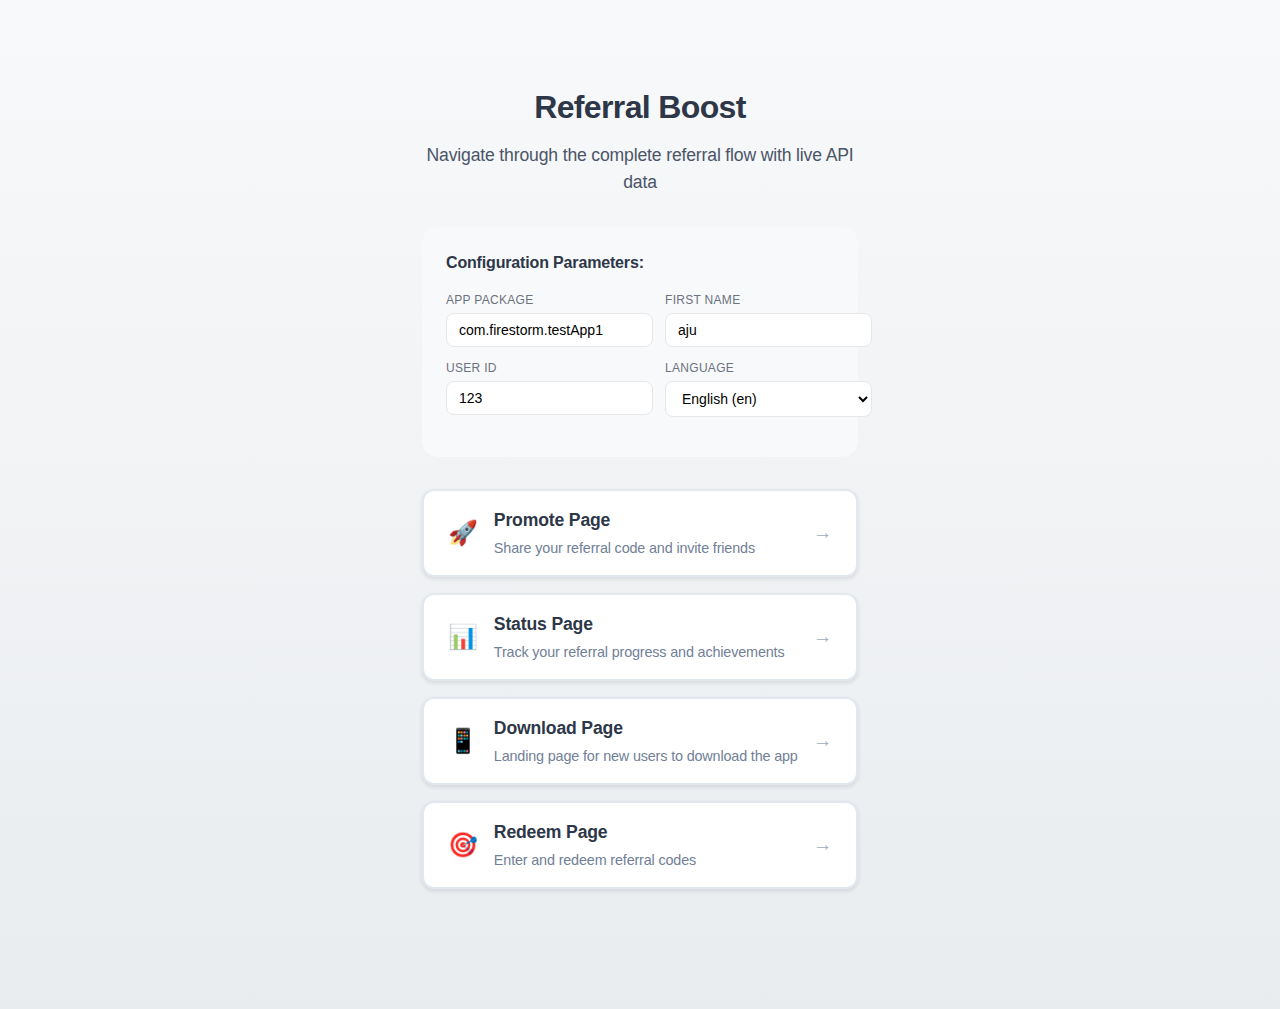
<file: index.html>
<!doctype html>
<html lang="en">
    <head>
        <meta charset="UTF-8" />
        <meta name="viewport" content="width=device-width, initial-scale=1.0" />
        <title>Referral Boost</title>
        <link rel="stylesheet" href="styles.css" />
        <style>
            .navigation-container {
                max-width: 500px;
                margin: 2rem auto;
                padding: 2rem;
                text-align: center;
            }

            .nav-title {
                font-size: 2rem;
                font-weight: 700;
                margin-bottom: 1rem;
                color: #2d3748;
            }

            .nav-subtitle {
                font-size: 1.1rem;
                color: #4a5568;
                margin-bottom: 2rem;
                line-height: 1.5;
            }

            .params-section {
                background: #f8f9fa;
                border-radius: 16px;
                padding: 1.5rem;
                margin-bottom: 2rem;
                text-align: left;
            }

            .params-title {
                font-size: 1rem;
                font-weight: 600;
                color: #2d3748;
                margin-bottom: 1rem;
            }

            .params-grid {
                display: grid;
                grid-template-columns: 1fr 1fr;
                gap: 0.75rem;
                margin-bottom: 1rem;
            }

            .param-group {
                display: flex;
                flex-direction: column;
            }

            .param-label {
                font-size: 0.75rem;
                font-weight: 500;
                color: #6b7280;
                margin-bottom: 0.25rem;
                text-transform: uppercase;
                letter-spacing: 0.025em;
            }

            .param-input {
                padding: 0.5rem 0.75rem;
                border: 1.5px solid #e5e7eb;
                border-radius: 8px;
                font-size: 0.875rem;
                background: white;
                transition: border-color 0.2s ease;
            }

            .param-input:focus {
                outline: none;
                border-color: #52C5F7;
                box-shadow: 0 0 0 3px rgba(82, 197, 247, 0.1);
            }

            .special-param {
                grid-column: span 2;
                background: #fff7ed;
                border: 1.5px dashed #fb923c;
                border-radius: 8px;
                padding: 0.75rem;
                margin-top: 0.5rem;
                display: none;
            }

            .special-param.visible {
                display: block;
            }

            .nav-buttons {
                display: flex;
                flex-direction: column;
                gap: 1rem;
                margin-bottom: 2rem;
            }

            .nav-btn {
                display: flex;
                align-items: center;
                justify-content: space-between;
                padding: 1rem 1.5rem;
                background: white;
                border: 2px solid #e2e8f0;
                border-radius: 12px;
                text-decoration: none;
                color: #2d3748;
                font-weight: 600;
                transition: all 0.2s ease;
                box-shadow: 0 2px 4px rgba(0, 0, 0, 0.1);
                cursor: pointer;
            }

            .nav-btn:hover {
                border-color: #4299e1;
                background: #f7fafc;
                transform: translateY(-2px);
                box-shadow: 0 4px 8px rgba(0, 0, 0, 0.15);
            }

            .nav-btn-icon {
                font-size: 1.5rem;
                margin-right: 1rem;
            }

            .nav-btn-content {
                flex: 1;
                text-align: left;
            }

            .nav-btn-title {
                font-size: 1.1rem;
                font-weight: 600;
                margin-bottom: 0.25rem;
            }

            .nav-btn-desc {
                font-size: 0.9rem;
                color: #718096;
                font-weight: 400;
            }

            .nav-btn-arrow {
                font-size: 1.2rem;
                color: #a0aec0;
            }

            @media (max-width: 768px) {
                .params-grid {
                    grid-template-columns: 1fr;
                }
                
                .special-param {
                    grid-column: span 1;
                }
            }
        </style>
    </head>
    <body>
        <div class="navigation-container">
            <h1 class="nav-title">Referral Boost</h1>
            <p class="nav-subtitle">
                Navigate through the complete referral flow with live API data
            </p>

            <div class="params-section">
                <div class="params-title">Configuration Parameters:</div>
                <div class="params-grid">
                    <div class="param-group">
                        <label class="param-label" for="app_package_name">App Package</label>
                        <input type="text" id="app_package_name" class="param-input" value="com.firestorm.testApp1" placeholder="com.example.app">
                    </div>
                    
                    <div class="param-group">
                        <label class="param-label" for="firstname">First Name</label>
                        <input type="text" id="firstname" class="param-input" value="aju" placeholder="John">
                    </div>
                    
                    <div class="param-group">
                        <label class="param-label" for="userId">User ID</label>
                        <input type="text" id="userId" class="param-input" value="123" placeholder="user123">
                    </div>
                    
                    <div class="param-group">
                        <label class="param-label" for="language">Language</label>
                        <select id="language" class="param-input">
                            <option value="en">English (en)</option>
                            <option value="es">Spanish (es)</option>
                            <option value="fr">French (fr)</option>
                        </select>
                    </div>
                    
                    <div class="special-param" id="referral-code-group">
                        <div class="param-group">
                            <label class="param-label" for="referralCode">Referral Code (Download Only)</label>
                            <input type="text" id="referralCode" class="param-input" value="aju2586" placeholder="ABC123">
                        </div>
                    </div>
                </div>
            </div>

            <div class="nav-buttons">
                <a href="#" class="nav-btn" onclick="navigateToPage('referralPromote.html')">
                    <div class="nav-btn-icon">🚀</div>
                    <div class="nav-btn-content">
                        <div class="nav-btn-title">Promote Page</div>
                        <div class="nav-btn-desc">
                            Share your referral code and invite friends
                        </div>
                    </div>
                    <div class="nav-btn-arrow">→</div>
                </a>

                <a href="#" class="nav-btn" onclick="navigateToPage('referralStatus.html')">
                    <div class="nav-btn-icon">📊</div>
                    <div class="nav-btn-content">
                        <div class="nav-btn-title">Status Page</div>
                        <div class="nav-btn-desc">
                            Track your referral progress and achievements
                        </div>
                    </div>
                    <div class="nav-btn-arrow">→</div>
                </a>

                <a href="#" class="nav-btn" onclick="navigateToPage('referralDownload.html')" 
                   onmouseenter="showReferralCode()" onmouseleave="hideReferralCode()">
                    <div class="nav-btn-icon">📱</div>
                    <div class="nav-btn-content">
                        <div class="nav-btn-title">Download Page</div>
                        <div class="nav-btn-desc">
                            Landing page for new users to download the app
                        </div>
                    </div>
                    <div class="nav-btn-arrow">→</div>
                </a>

                <a href="#" class="nav-btn" onclick="navigateToPage('referralRedeem.html')">
                    <div class="nav-btn-icon">🎯</div>
                    <div class="nav-btn-content">
                        <div class="nav-btn-title">Redeem Page</div>
                        <div class="nav-btn-desc">
                            Enter and redeem referral codes
                        </div>
                    </div>
                    <div class="nav-btn-arrow">→</div>
                </a>
            </div>
        </div>

        <script>
            function getFormData() {
                return {
                    app_package_name: document.getElementById('app_package_name').value,
                    firstname: document.getElementById('firstname').value,
                    userId: document.getElementById('userId').value,
                    language: document.getElementById('language').value,
                    referralCode: document.getElementById('referralCode').value
                };
            }

            function navigateToPage(page) {
                const data = getFormData();
                const params = new URLSearchParams({
                    app_package_name: data.app_package_name,
                    firstname: data.firstname,
                    userId: data.userId,
                    language: data.language
                });

                // Add referral code only for download page
                if (page === 'referralDownload.html' && data.referralCode) {
                    params.append('referralCode', data.referralCode);
                }

                window.location.href = `${page}?${params.toString()}`;
            }

            function showReferralCode() {
                const referralCodeGroup = document.getElementById('referral-code-group');
                referralCodeGroup.classList.add('visible');
            }

            function hideReferralCode() {
                // Keep it visible once shown for better UX
            }

            // Show referral code field on page load for download page
            document.addEventListener('DOMContentLoaded', function() {
                // Optional: Auto-show referral code field if user seems to be testing download
                const downloadBtn = document.querySelector('[onclick*="referralDownload"]');
                if (downloadBtn) {
                    downloadBtn.addEventListener('click', showReferralCode);
                }
            });
        </script>
    </body>
</html>
</file>
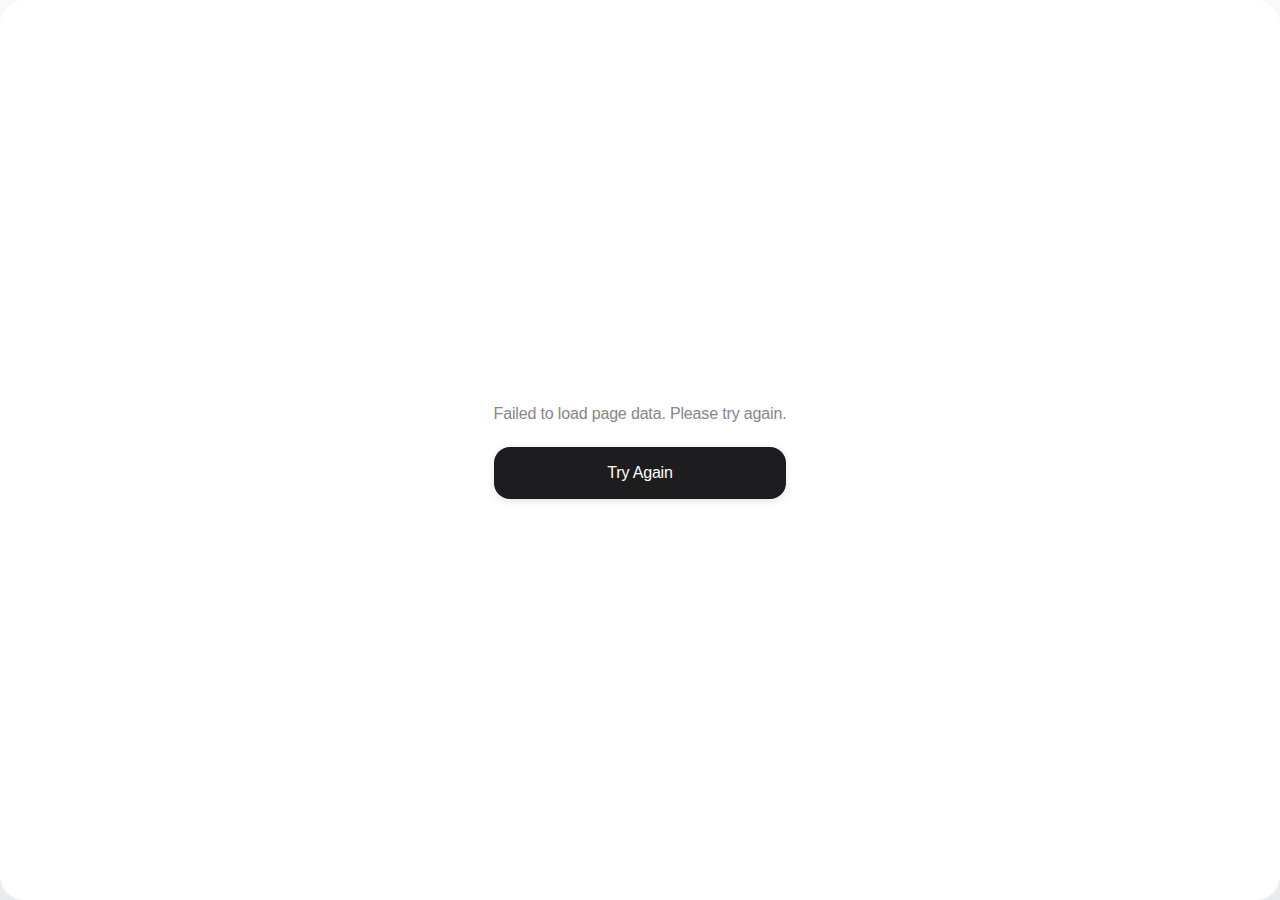
<file: referralDownload.html>
<!DOCTYPE html>
<html lang="en">
<head>
    <meta charset="UTF-8">
    <meta name="viewport" content="width=device-width, initial-scale=1.0">
    <title>Download the App - You're Invited!</title>
    <link rel="stylesheet" href="styles.css">
    <meta name="description" content="Download the app and redeem your exclusive invite">
    <meta name="theme-color" content="#667eea">
</head>
<body>
    <div class="container">
        <!-- Page Content (No header for this page) -->
        <main class="download-content" id="main-content">
            <!-- Full Page Loader -->
            <div class="page-loader" id="page-loader">
                <div class="loading-container">
                    <div class="loading-spinner">
                        <div class="spinner"></div>
                        <p>Loading...</p>
                    </div>
                </div>
            </div>

            <!-- Main Content (Hidden during loading) -->
            <div class="page-content-wrapper" id="page-content-wrapper" style="display: none;">
                <!-- Hero Section -->
                <section class="hero-section">
                    <div class="hero-image-placeholder"></div>
                    <h1 class="hero-title" id="app-title">Dance Workouts For Weight Loss</h1>
                    <h2 class="invitation-title" id="invitation-title">John Invited You To Try This App</h2>
                    <p class="hero-subtitle" id="invitation-subtitle">Download the app to claim your invite and get 1 week of Premium features for Free!</p>
                    <div class="hero-code-cta-container">
                        <div class="referral-code-display" id="referral-code">JOHN1234</div>
                        <button class="view-referrals-btn" id="copy-clipboard">Copy To Clipboard</button>
                    </div>
                </section>

                <!-- How It Works Section -->
                <section class="how-it-works">
                    <h2 class="section-title">How it works</h2>
                    <div class="steps-list" id="steps-list">
                        <div class="step-item">
                            <div class="step-number">1</div>
                            <p class="step-description" id="step-1">Download the app from Google Play or Apple App Store</p>
                        </div>
                        <div class="step-item">
                            <div class="step-number">2</div>
                            <p class="step-description" id="step-2">Open the app and and click on Redeem Referral Code</p>
                        </div>
                        <div class="step-item highlight">
                            <div class="step-number highlight-number">3</div>
                            <p class="step-description" id="step-3">Paste John's referral code and hit redeem to unlock a week of Premium features for yourself!</p>
                        </div>
                    </div>
                </section>
            </div>
        </main>

        <!-- Download Buttons Footer -->
        <footer class="download-footer">
            <button class="download-btn google-play" id="download-google">Download from Google Play</button>
            <button class="download-btn app-store" id="download-appstore">Download from App Store</button>
        </footer>
    </div>

    <!-- Scripts -->
    <script src="https://cdnjs.cloudflare.com/ajax/libs/gsap/3.12.2/gsap.min.js"></script>
    <script src="referralData.js"></script>
    <script src="utils.js"></script>
    <script src="referralDownload.js"></script>
</body>
</html>
</file>
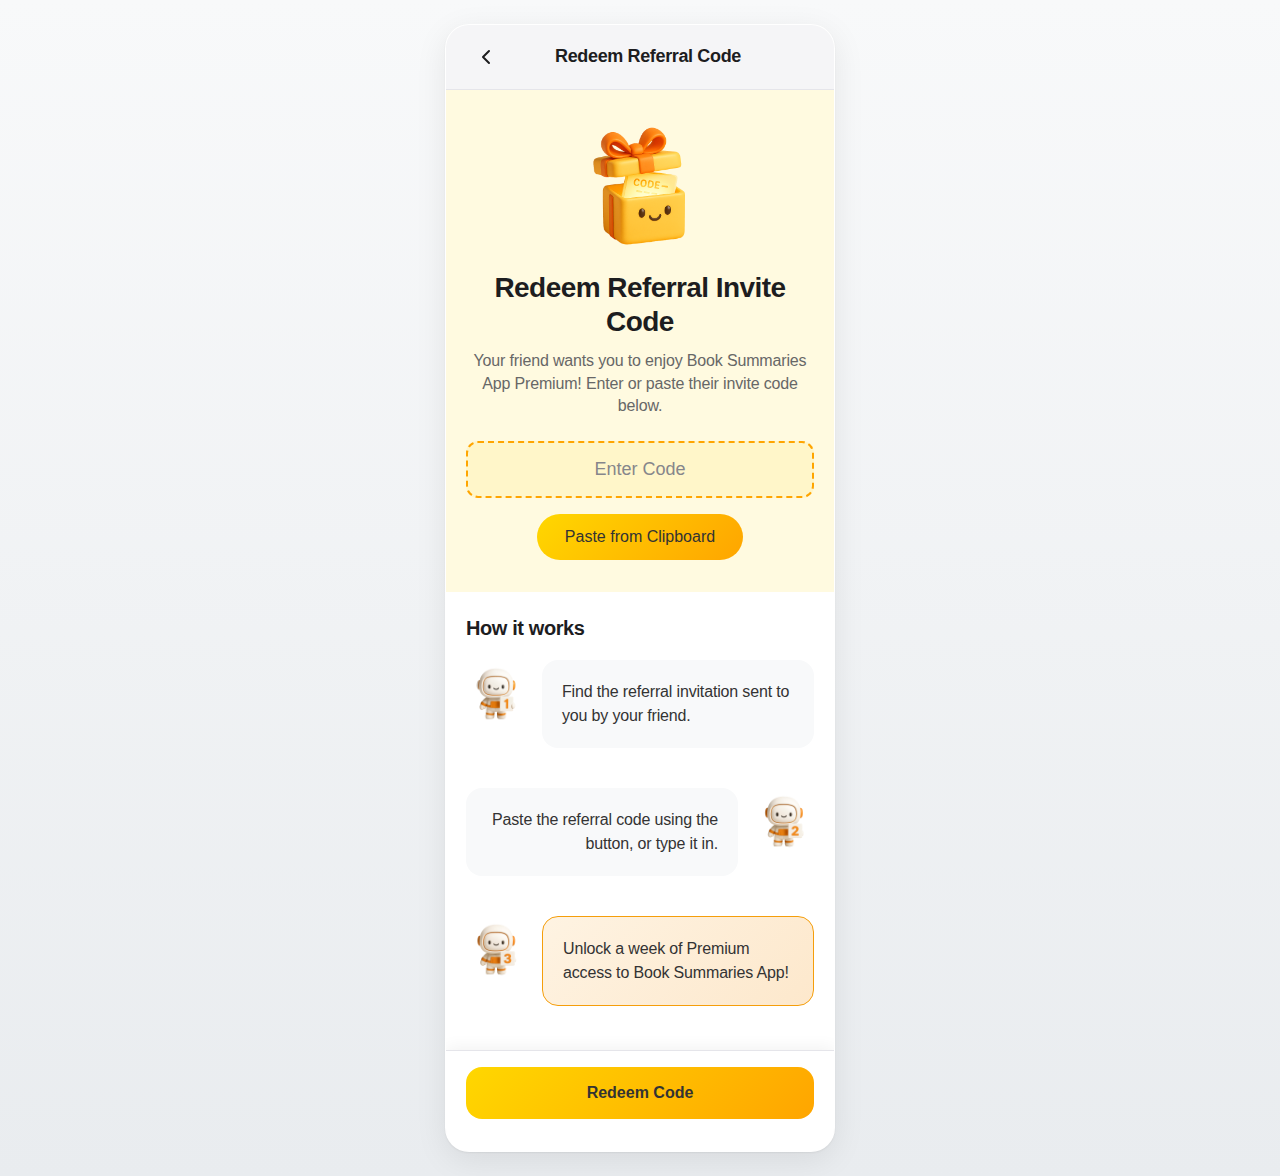
<file: referralRedeem.html>
<!doctype html>
<html lang="en">
    <head>
        <meta charset="UTF-8" />
        <meta name="viewport" content="width=device-width, initial-scale=1.0" />
        <title>Redeem Your Invite Code</title>
        <link rel="stylesheet" href="styles.css" />
        <meta
            name="description"
            content="Redeem your referral invite code and join the community"
        />
        <meta name="theme-color" content="#667eea" />
    </head>
    <body>
        <div class="container">
            <!-- Sticky Header -->
            <header class="sticky-header" role="banner">
                <button class="back-btn" id="back-btn" aria-label="Go back">
                    <svg
                        width="24"
                        height="24"
                        viewBox="0 0 24 24"
                        fill="none"
                        xmlns="http://www.w3.org/2000/svg"
                    >
                        <path
                            d="M15 18L9 12L15 6"
                            stroke="currentColor"
                            stroke-width="2"
                            stroke-linecap="round"
                            stroke-linejoin="round"
                        />
                    </svg>
                </button>
                <h1 class="header-title" id="header-title">
                    This is a placeholder
                </h1>
            </header>

            <!-- Scrollable Content -->
            <main class="scrollable-content" id="main-content">
                <!-- Full Page Loader -->
                <div class="page-loader" id="page-loader">
                    <div class="loading-container">
                        <div class="loading-spinner">
                            <div class="spinner"></div>
                            <p>Loading...</p>
                        </div>
                    </div>
                </div>

                <!-- Main Content (Hidden during loading) -->
                <div
                    class="page-content-wrapper"
                    id="page-content-wrapper"
                    style="display: none"
                >
                    <!-- Hero Section -->
                    <section class="hero-section">
                        <img src="images/redeemcode.png" alt="Redeem Code" class="hero-image" style="width: 150px; height: 150px;" />
                        <h1 class="hero-title" id="hero-title">
                            This is a placeholder
                        </h1>
                        <p class="hero-subtitle" id="hero-subtitle">
                            This is a placeholder
                        </p>
                        <div class="hero-code-cta-container">
                            <input
                                type="text"
                                class="redeem-input"
                                id="redeem-input"
                                placeholder="This is a placeholder"
                                maxlength="20"
                            />
                            <button class="view-referrals-btn" id="paste-btn">
                                This is a placeholder
                            </button>
                        </div>
                    </section>

                    <!-- How It Works Section -->
                    <section class="how-it-works">
                        <h2 class="section-title">How it works</h2>
                        <div class="steps-container" id="steps-container">
                            <!-- Step 1: Image left -->
                            <div class="step-row step-left" data-step="1">
                                <img
                                    src="images/avatar1tp.png"
                                    alt="Step 1"
                                    class="step-number-image"
                                />
                                <div class="step-card">
                                    <p class="step-description" id="step-1">
                                        This is a placeholder
                                    </p>
                                </div>
                            </div>

                            <!-- Step 2: Image right -->
                            <div class="step-row step-right" data-step="2">
                                <img
                                    src="images/avatar2tp.png"
                                    alt="Step 2"
                                    class="step-number-image"
                                />
                                <div class="step-card">
                                    <p class="step-description" id="step-2">
                                        This is a placeholder
                                    </p>
                                </div>
                            </div>

                            <!-- Step 3: Image left, premium styling -->
                            <div
                                class="step-row step-left premium-step"
                                data-step="3"
                            >
                                <img
                                    src="images/avatar3tp.png"
                                    alt="Step 3"
                                    class="step-number-image"
                                />
                                <div class="step-card premium-card">
                                    <p class="step-description" id="step-3">
                                        This is a placeholder
                                    </p>
                                </div>
                            </div>
                        </div>
                    </section>
                </div>
            </main>

            <!-- Sticky Footer -->
            <footer class="sticky-footer">
                <button class="primary-cta" id="primary-cta">
                    This is a placeholder
                </button>
            </footer>
        </div>

        <!-- Scripts -->
        <script src="https://cdnjs.cloudflare.com/ajax/libs/gsap/3.12.2/gsap.min.js"></script>
        <script src="appTheme.js"></script>
        <script src="colorCombos.js"></script>
        <script src="utils.js"></script>
        <script src="referralRedeem.js?v=6"></script>
    </body>
</html>
</file>
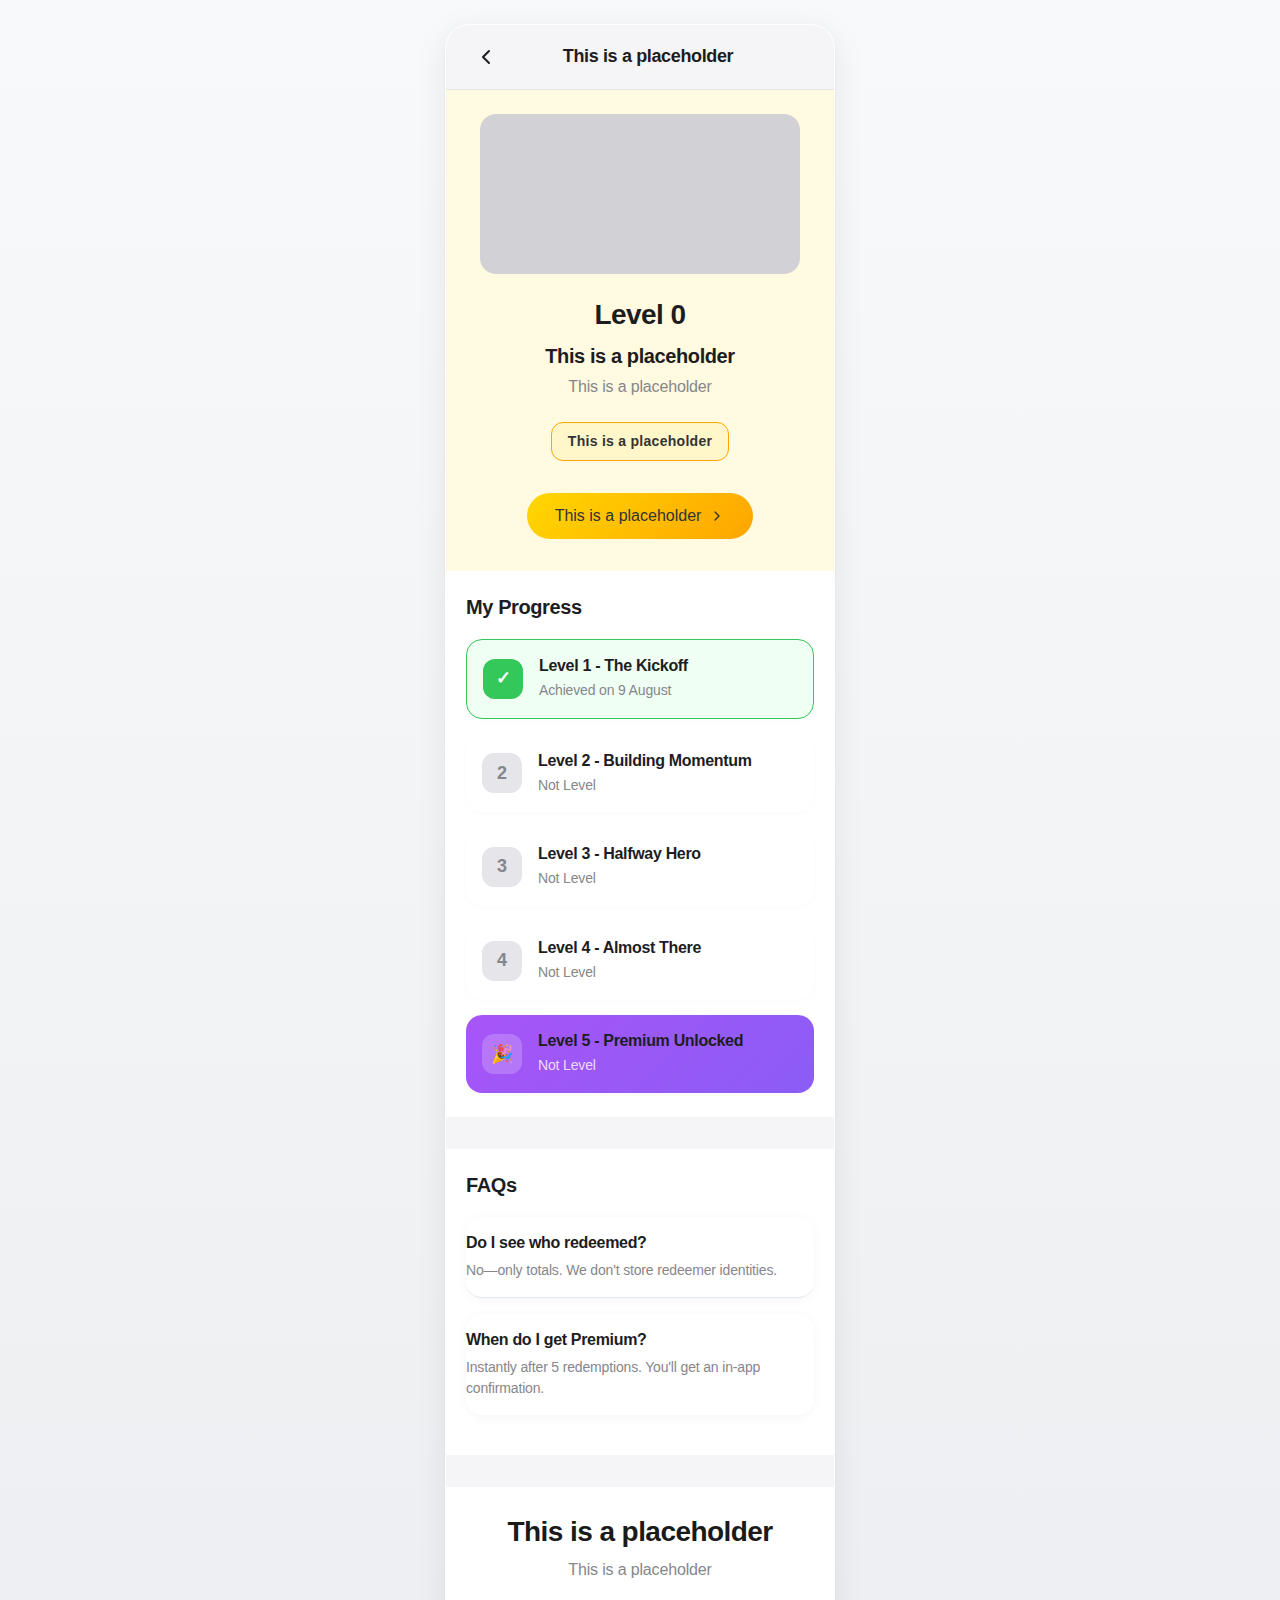
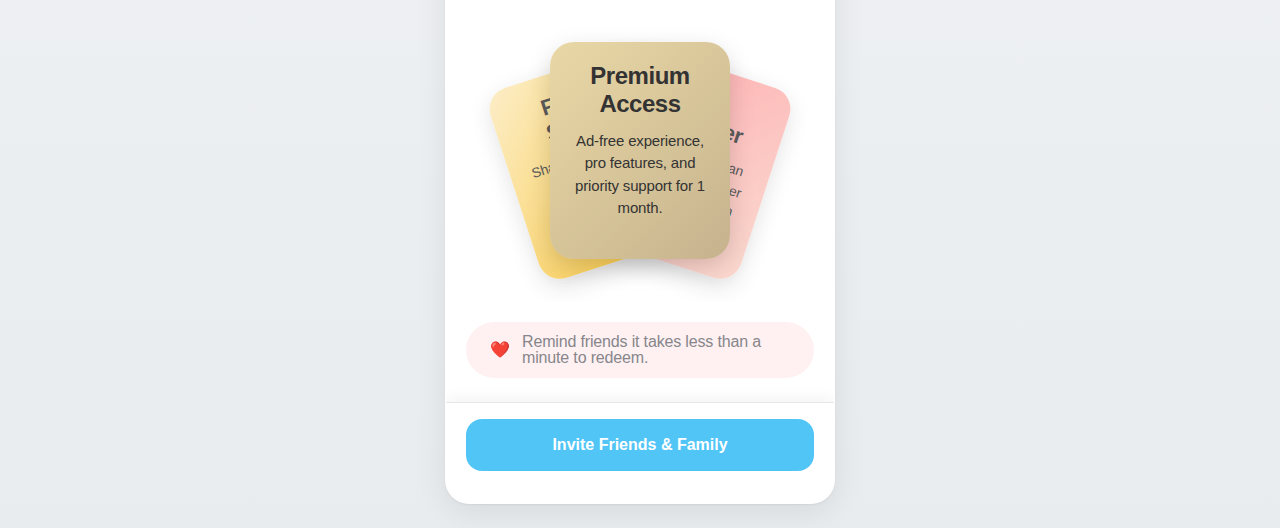
<file: referralStatus.html>
<!DOCTYPE html>
<html lang="en">
<head>
    <meta charset="UTF-8">
    <meta name="viewport" content="width=device-width, initial-scale=1.0">
    <title>Your Referral Progress - Status Dashboard</title>
    <link rel="stylesheet" href="styles.css">
    <meta name="description" content="Track your referral progress and see how close you are to unlocking Premium">
    <meta name="theme-color" content="#667eea">
</head>
<body>
    <div class="container">
        <!-- Sticky Header -->
        <header class="sticky-header" role="banner">
            <button class="back-btn" id="back-btn" aria-label="Go back">
                <svg width="24" height="24" viewBox="0 0 24 24" fill="none" xmlns="http://www.w3.org/2000/svg">
                    <path d="M15 18L9 12L15 6" stroke="currentColor" stroke-width="2" stroke-linecap="round" stroke-linejoin="round"/>
                </svg>
            </button>
            <h1 class="header-title" id="header-title">My Referrals</h1>
        </header>

        <!-- Scrollable Content -->
        <main class="scrollable-content" id="main-content">
            <!-- Full Page Loader -->
            <div class="page-loader" id="page-loader">
                <div class="loading-container">
                    <div class="loading-spinner">
                        <div class="spinner"></div>
                        <p>Loading...</p>
                    </div>
                </div>
            </div>

            <!-- Main Content (Hidden during loading) -->
            <div class="page-content-wrapper" id="page-content-wrapper" style="display: none;">
                <!-- Hero Section -->
                <section class="hero-section">
                    <div class="hero-image-placeholder"></div>
                    <h1 class="hero-title" id="level-title">Level 1</h1>
                    <h2 class="level-subtitle" id="level-subtitle">The Kickoff</h2>
                    <p class="hero-subtitle" id="level-message">Your first referral is in! Great work, John! You've started your Premium journey.</p>
                    <div class="hero-code-cta-container">
                        <div class="progress-display" id="progress-display">1 of 5 Completed</div>
                        <button class="view-referrals-btn" id="invite-friends">
                            <span>Invite Friends</span>
                            <svg width="16" height="16" viewBox="0 0 24 24" fill="none" xmlns="http://www.w3.org/2000/svg">
                                <path d="M9 18L15 12L9 6" stroke="currentColor" stroke-width="2" stroke-linecap="round" stroke-linejoin="round"/>
                            </svg>
                        </button>
                    </div>
                </section>

                <!-- My Progress Section -->
                <section class="progress-tracking">
                    <h2 class="section-title">My Progress</h2>
                    <div class="milestone-list" id="milestone-list">
                        <div class="milestone-item completed" id="milestone-1">
                            <div class="milestone-icon">✓</div>
                            <div class="milestone-content">
                                <h3>Level 1 - The Kickoff</h3>
                                <p>Achieved on 9 August</p>
                            </div>
                        </div>
                        <div class="milestone-item" id="milestone-2">
                            <div class="milestone-icon">2</div>
                            <div class="milestone-content">
                                <h3>Level 2 - Building Momentum</h3>
                                <p>Not Level</p>
                            </div>
                        </div>
                        <div class="milestone-item" id="milestone-3">
                            <div class="milestone-icon">3</div>
                            <div class="milestone-content">
                                <h3>Level 3 - Halfway Hero</h3>
                                <p>Not Level</p>
                            </div>
                        </div>
                        <div class="milestone-item" id="milestone-4">
                            <div class="milestone-icon">4</div>
                            <div class="milestone-content">
                                <h3>Level 4 - Almost There</h3>
                                <p>Not Level</p>
                            </div>
                        </div>
                        <div class="milestone-item premium" id="milestone-5">
                            <div class="milestone-icon">🎉</div>
                            <div class="milestone-content">
                                <h3>Level 5 - Premium Unlocked</h3>
                                <p>Not Level</p>
                            </div>
                        </div>
                    </div>
                </section>

                <!-- FAQs Section -->
                <section class="faq-section">
                    <h2 class="section-title">FAQs</h2>
                    <div class="faq-item">
                        <h3>Do I see who redeemed?</h3>
                        <p id="faq-1">No—only totals. We don't store redeemer identities.</p>
                    </div>
                    <div class="faq-item">
                        <h3>When do I get Premium?</h3>
                        <p id="faq-2">Instantly after 5 redemptions. You'll get an in-app confirmation.</p>
                    </div>
                </section>

                <!-- Combined Card Display Section -->
                <section class="combined-card-section">
                    <!-- Centered Heading Area -->
                    <div class="centered-heading-area">
                        <h1 class="centered-main-title" id="progress-title">Only 4 more levels to go!</h1>
                        <p class="centered-subtitle" id="progress-subtitle">Each redemption brings you closer to Premium!</p>
                    </div>

                    <!-- Three Card Stack -->
                    <div class="card-stack-container" id="card-stack">
                        <div class="benefit-card top-card" data-index="0">
                            <h4 class="benefit-card-title" id="benefit-1-title">Premium Access</h4>
                            <p class="benefit-card-desc" id="benefit-1-desc">Ad-free experience, pro features, and priority support for 1 month.</p>
                        </div>
                        <div class="benefit-card middle-card" data-index="1">
                            <h4 class="benefit-card-title" id="benefit-2-title">Win Together</h4>
                            <p class="benefit-card-desc" id="benefit-2-desc">Your friends get an exclusive newcomer perk when they join via your link.</p>
                        </div>
                        <div class="benefit-card back-card" data-index="2">
                            <h4 class="benefit-card-title" id="benefit-3-title">Fast & Simple</h4>
                            <p class="benefit-card-desc" id="benefit-3-desc">Share your link; they download and redeem. You progress instantly.</p>
                        </div>
                    </div>

                    <!-- Bottom Status Pill -->
                    <div class="bottom-status-pill">
                        <div class="pill-content">
                            <div class="tip-icon"></div>
                            <span id="tip-text">Remind friends it takes less than a minute to redeem.</span>
                        </div>
                    </div>
                </section>
            </div>
        </main>

        <!-- Sticky Footer -->
        <footer class="sticky-footer">
            <button class="primary-cta" id="primary-cta">Invite Friends & Family</button>
        </footer>
    </div>

    <!-- Scripts -->
    <script src="https://cdnjs.cloudflare.com/ajax/libs/gsap/3.12.2/gsap.min.js"></script>
    <script src="appTheme.js"></script>
    <script src="colorCombos.js"></script>
    <script src="utils.js"></script>
    <script src="referralStatus.js"></script>
</body>
</html>
</file>
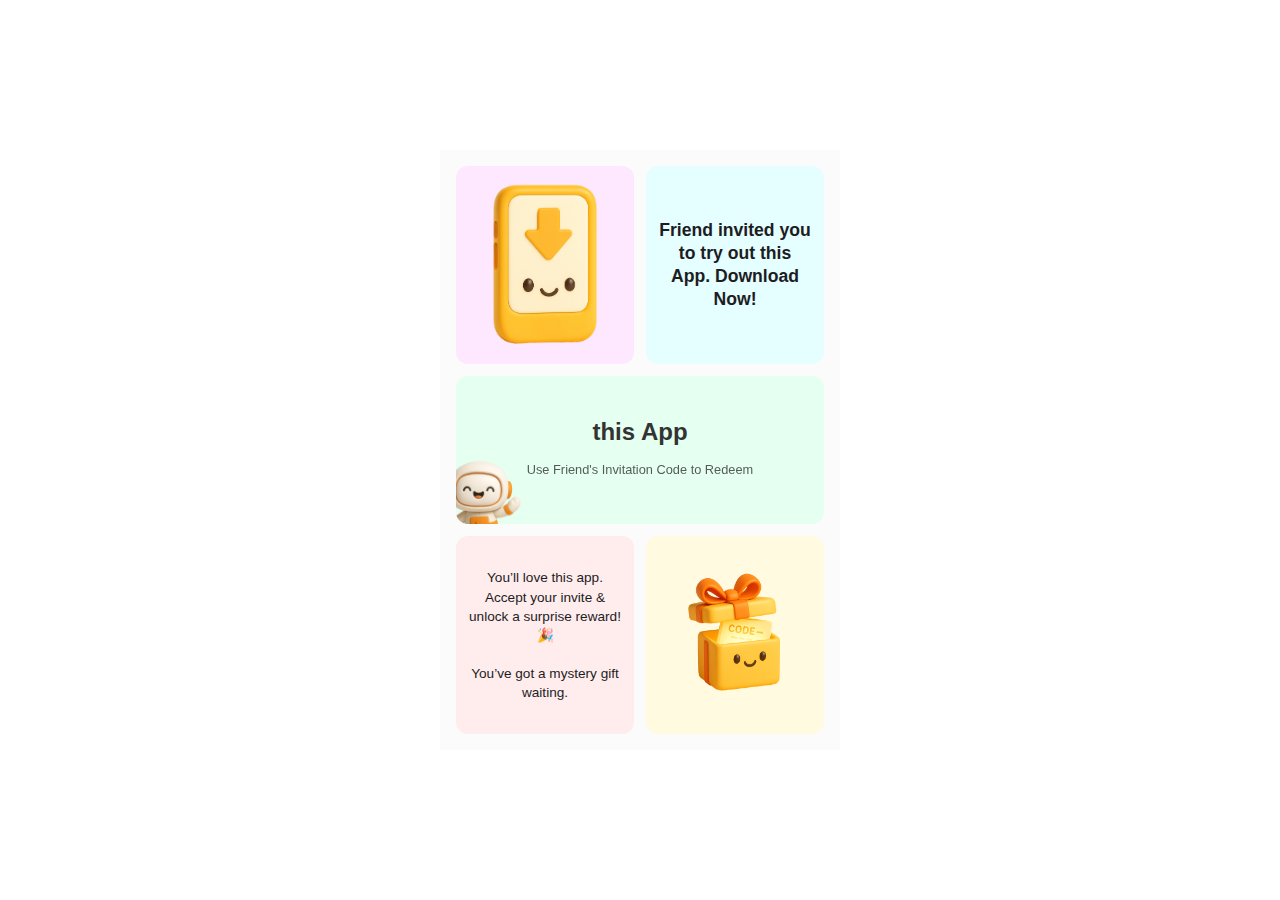
<file: share-card.html>
<!doctype html>
<html lang="en">
    <head>
        <meta charset="UTF-8" />
        <meta name="viewport" content="width=device-width, initial-scale=1.0" />
        <title>Share Card</title>
        <style>
            * {
                margin: 0;
                padding: 0;
                box-sizing: border-box;
            }

            body {
                font-family:
                    -apple-system, BlinkMacSystemFont, "SF Pro Display",
                    "Segoe UI", Roboto, sans-serif;
                background: transparent;
                display: flex;
                justify-content: center;
                align-items: center;
                min-height: 100vh;
                padding: 0;
            }

            #card {
                width: 400px;
                height: 600px;
                background: #fbfbfb;
                border-radius: 0px;
                padding: 16px;
                display: grid;
                grid-template-columns: 1fr 1fr;
                grid-template-rows: 2fr 1.5fr 2fr;
                gap: 12px;
                position: relative;
            }

            .bento-grid {
                background: #f0f0f0;
                border-radius: 12px;
                padding: 12px;
                display: flex;
                flex-direction: column;
                justify-content: center;
                align-items: center;
                text-align: center;
            }

            .invitation-grid {
                padding: 12px;
                background: #e5feff;
            }

            .invitation-title {
                font-size: 1.1rem;
                font-weight: 650;
                color: #1d1d1f;
                line-height: 1.3;
            }

            .help-grid {
                padding: 12px;
                background: #ffecec;
            }

            .help-text {
                font-size: 0.85rem;
                font-weight: 500;
                color: #1d1d1f;
                line-height: 1.4;
            }

            .code-grid {
                grid-column: 1 / -1;
                padding: 16px;
                background: #e5fff0;
                position: relative;
                overflow: hidden;
            }

            .avatar-dancing {
                position: absolute;
                bottom: -45px;
                left: -35px;
                width: 120px;
                height: 120px;
                opacity: 1;
                z-index: 1;
                mask: radial-gradient(
                    circle at center,
                    black 70%,
                    transparent 90%
                );
                -webkit-mask: radial-gradient(
                    circle at center,
                    black 70%,
                    transparent 90%
                );
            }

            .app-title {
                font-size: 1.5rem;
                font-weight: 700;
                color: rgb(51, 51, 51);
                margin-bottom: 8px;
                text-align: center;
            }

            .code-label {
                font-size: 0.8rem;
                font-weight: 300;
                color: rgb(51, 51, 51);
                opacity: 0.8;
                margin-bottom: 4px;
                padding-top: 0.5rem;
            }

            .code-value {
                font-size: 1.2rem;
                font-weight: 800;
                color: rgb(51, 51, 51);
                letter-spacing: 1px;
            }

            .avatar-grid {
                padding: 8px;
                background: #fffae0;
            }

            .avatar-image {
                width: 150px;
                height: 150px;
                object-fit: contain;
            }

            .download-grid {
                padding: 0;
                overflow: hidden;
                background: #fde8ff;
            }

            .download-image {
                width: 100%;
                height: 100%;
                object-fit: cover;
                border-radius: 12px;
            }
        </style>
    </head>
    <body>
        <div id="card">
            <!-- Row 1: Download image and Invitation text -->
            <div class="bento-grid download-grid">
                <img
                    src="images/downloadapp.png"
                    alt="Download App"
                    class="download-image"
                />
            </div>

            <div class="bento-grid invitation-grid">
                <div class="invitation-title" id="invitation-text">
                    Welcome! invited to try out this App. Download Now!
                </div>
            </div>

            <!-- Row 2: Referral code (spans full width) -->
            <div class="bento-grid code-grid">
                <div class="app-title" id="app-title">Loading...</div>
                <div class="code-label" id="code-label">Referral Code is:</div>
                <div class="code-value" id="referral-code">LOADING</div>
                <img
                    src="images/avatardancingtp.png"
                    alt="Dancing Avatar"
                    class="avatar-dancing"
                />
            </div>

            <!-- Row 3: Help text and Avatar image -->
            <div class="bento-grid help-grid">
                <div class="help-text" id="help-text">Loading...</div>
            </div>

            <div class="bento-grid avatar-grid">
                <img
                    id="avatar-image"
                    src="images/redeemcode.png"
                    alt="Avatar"
                    class="avatar-image"
                />
            </div>
        </div>

        <script src="appTheme.js"></script>
        <script>
            // Get parameters from URL
            const urlParams = new URLSearchParams(window.location.search);
            const userName = urlParams.get("name") || "Friend";
            const pendingRedemptions = parseInt(
                urlParams.get("pendingredemptions") || "0",
            );
            const referralCode = urlParams.get("referral_code") || "";
            const appName = decodeURIComponent(
                urlParams.get("app_name") || "this App",
            );
            const appImage = decodeURIComponent(
                urlParams.get("app_image") || "",
            );

            // Colors are now set in CSS directly

            // Update app title
            document.getElementById("app-title").textContent = appName;

            // Update invitation text
            document.getElementById("invitation-text").textContent =
                `${userName} invited you to try out ${appName}. Download Now!`;

            // Update download image
            const downloadImage = document.querySelector(".download-image");
            if (appImage && appImage.trim() !== "") {
                downloadImage.src = appImage;
                downloadImage.onerror = function () {
                    // Fallback to default image if app_image fails to load
                    this.src = "images/downloadapp.png";
                };
            } else {
                downloadImage.src = "images/downloadapp.png";
            }

            var helpText;
            const avatarImage = document.getElementById("avatar-image");

            // // Update help text
            // if (pendingRedemptions == 0) {
            //     helpText = `${userName} just unlocked Premium! Redeem this code after you download to claim your free Premium as well.`;
            //     avatarImage.src = `images/crown.png`;
            // } else {
            //     helpText = `You’ll love this app. Accept your invite & unlock a surprise reward! 🎉 <br>  <br>  You’ve got a mystery gift waiting.`;
            //     avatarImage.src = `images/redeemcode.png`;
            // }

            helpText = `You’ll love this app. Accept your invite & unlock a surprise reward! 🎉 <br>  <br>  You’ve got a mystery gift waiting.`;
            avatarImage.src = `images/redeemcode.png`;

            document.getElementById("help-text").innerHTML = helpText;

            // Update referral code
            document.getElementById("referral-code").textContent =
                referralCode.toUpperCase();

            document.getElementById("code-label").textContent =
                `Use ${userName}'s Invitation Code to Redeem`;

            // Update avatar image based on pending redemptions
            avatarImage.onerror = function () {
                // Fallback to avatar1tp.png if the specific avatar doesn't exist
                this.src = "images/avatardancingtp.png";
            };

            // Wait for images to load
            const images = document.querySelectorAll("img");
            let loadedImages = 0;

            function checkAllImagesLoaded() {
                loadedImages++;
                if (loadedImages === images.length) {
                    // All images loaded, card is ready
                    document.body.classList.add("ready");
                }
            }

            images.forEach((img) => {
                if (img.complete) {
                    checkAllImagesLoaded();
                } else {
                    img.addEventListener("load", checkAllImagesLoaded);
                    img.addEventListener("error", checkAllImagesLoaded);
                }
            });

            // If no images, mark as ready immediately
            if (images.length === 0) {
                document.body.classList.add("ready");
            }
        </script>
    </body>
</html>
</file>
<file: styles.css>
/* Reset and Base Styles */
* {
  box-sizing: border-box;
  margin: 0;
  padding: 0;
}

html {
  font-size: 16px;
  scroll-behavior: smooth;
}

body {
  font-family: -apple-system, BlinkMacSystemFont, 'SF Pro Display', 'Segoe UI', Roboto, Oxygen, Ubuntu, Cantarell, sans-serif;
  line-height: 1.5;
  color: #1d1d1f;
  background: #f8f9fa;
  min-height: 100vh;
  letter-spacing: -0.01em;
}

/* Mobile-first approach */
.container {
  width: 100%;
  max-width: 100vw;
  min-height: 100vh;
  padding: 0;
  background: #ffffff;
  display: flex;
  flex-direction: column;
}

/* Desktop: Centered mobile container */
@media (min-width: 768px) {
  body {
    background: linear-gradient(180deg, #f8f9fa 0%, #e9ecef 100%);
    display: flex;
    justify-content: center;
    align-items: flex-start;
    padding: 24px;
  }

  .container {
    width: 390px;
    max-width: 430px;
    min-height: calc(100vh - 48px);
    border-radius: 24px;
    box-shadow: 0 8px 32px rgba(0, 0, 0, 0.08), 0 1px 2px rgba(0, 0, 0, 0.06);
    overflow: hidden;
    border: 1px solid rgba(255, 255, 255, 0.8);
  }
}

/* Typography */
h1, h2, h3, h4, h5, h6 {
  font-weight: 700;
  line-height: 1.2;
  margin-bottom: 0.75em;
  letter-spacing: -0.02em;
}

h1 {
  font-size: 2.25rem;
  color: #1d1d1f;
  font-weight: 800;
}

h2 {
  font-size: 1.75rem;
  color: #1d1d1f;
  font-weight: 700;
}

h3 {
  font-size: 1.375rem;
  color: #1d1d1f;
  font-weight: 600;
}

p {
  margin-bottom: 1.25rem;
  color: #86868b;
  line-height: 1.6;
}

/* Loading States */
.loading-container {
  display: flex;
  justify-content: center;
  align-items: center;
  min-height: 200px;
  padding: 2rem;
}

.loading-spinner {
  text-align: center;
}

.spinner {
  width: 40px;
  height: 40px;
  border: 4px solid #f3f3f3;
  border-top: 4px solid #667eea;
  border-radius: 50%;
  animation: spin 1s linear infinite;
  margin: 0 auto 1rem;
}

@keyframes spin {
  0% { transform: rotate(0deg); }
  100% { transform: rotate(360deg); }
}

/* Error States */
.error-state {
  text-align: center;
  padding: 2rem;
  color: #e53e3e;
}

.error-message {
  margin-bottom: 1rem;
  font-weight: 500;
}

/* Buttons */
.btn {
  display: inline-flex;
  align-items: center;
  justify-content: center;
  padding: 16px 28px;
  font-size: 1rem;
  font-weight: 500;
  text-decoration: none;
  border: none;
  border-radius: 16px;
  cursor: pointer;
  transition: all 0.15s cubic-bezier(0.25, 0.46, 0.45, 0.94);
  min-height: 52px;
  text-align: center;
  width: 100%;
  margin-bottom: 16px;
  letter-spacing: -0.01em;
}

.btn:last-child {
  margin-bottom: 0;
}

.btn-primary {
  background: #1d1d1f;
  color: white;
  box-shadow: 0 2px 8px rgba(29, 29, 31, 0.12);
}

.btn-primary:hover {
  background: #2c2c2e;
  transform: translateY(-1px);
  box-shadow: 0 4px 16px rgba(29, 29, 31, 0.16);
}

.btn-secondary {
  background: #f2f2f7;
  color: #1d1d1f;
  border: 1px solid #d1d1d6;
}

.btn-secondary:hover {
  background: #e5e5ea;
  border-color: #c7c7cc;
}

.btn-success {
  background: #38a169;
  color: white;
}

.btn-icon {
  display: flex;
  align-items: center;
  gap: 8px;
}

.btn:disabled {
  opacity: 0.6;
  cursor: not-allowed;
  transform: none !important;
}

/* Sticky Layout */
.sticky-header {
  position: sticky;
  top: 0;
  z-index: 100;
  background: #f5f5f7;
  border-bottom: 1px solid #e5e5ea;
  padding: 12px 20px;
  display: flex;
  align-items: center;
  gap: 16px;
  min-height: 60px;
}

.back-btn {
  background: none;
  border: none;
  cursor: pointer;
  padding: 8px;
  border-radius: 12px;
  transition: background-color 0.2s ease;
  color: #1d1d1f;
  display: flex;
  align-items: center;
  justify-content: center;
}

.back-btn:hover {
  background-color: #f2f2f7;
}

.header-title {
  font-size: 1.125rem;
  font-weight: 600;
  color: #1d1d1f;
  margin: 0;
  text-align: center;
  flex: 1;
  margin-right: 40px; /* Offset for back button */
}

.scrollable-content {
  flex: 1;
  overflow-y: auto;
  padding: 0;
  background: #f5f5f7;
}

.page-content-wrapper {
  padding: 0;
}

.download-content {
  flex: 1;
  overflow-y: auto;
  padding: 0;
  background: #f5f5f7;
  display: flex;
  flex-direction: column;
}

.sticky-footer {
  position: sticky;
  bottom: 0;
  z-index: 100;
  background: #ffffff;
  border-top: 1px solid #f2f2f7;
  padding: 16px 20px 32px;
  box-shadow: 0 -2px 16px rgba(0, 0, 0, 0.06);
}

.primary-cta {
  width: 100%;
  background: #52C5F7;
  color: white;
  border: none;
  border-radius: 16px;
  padding: 16px 24px;
  font-size: 1rem;
  font-weight: 600;
  cursor: pointer;
  transition: all 0.2s ease;
  min-height: 52px;
  text-align: center;
}

.primary-cta:hover:not(:disabled) {
  background: #3BB3E8;
  transform: translateY(-1px);
  box-shadow: 0 4px 16px rgba(82, 197, 247, 0.3);
}

.primary-cta:disabled {
  opacity: 0.6;
  cursor: not-allowed;
  transform: none !important;
}

/* Hero Section */
.hero-section {
  padding: 24px 20px 32px;
  text-align: center;
  background: #f5f5f7;
  color: #1d1d1f;
  position: relative;
  margin: 0;
}

.hero-image-placeholder {
  width: 100%;
  max-width: 320px;
  height: 160px;
  background: #d1d1d6;
  border-radius: 16px;
  margin: 0 auto 24px;
  border: none;
}

.hero-title {
  font-size: 1.75rem;
  font-weight: 700;
  margin-bottom: 12px;
  line-height: 1.2;
  color: #1d1d1f;
  text-align: center;
}

.hero-subtitle {
  font-size: 1rem;
  line-height: 1.4;
  margin-bottom: 24px;
  color: #86868b;
  font-weight: 400;
  text-align: center;
}

.hero-code-cta-container {
  display: flex;
  flex-direction: column;
  align-items: center;
  gap: 16px;
  margin-bottom: 0;
}

.referral-code-display {
  display: inline-block;
  background: transparent;
  color: #1d1d1f;
  padding: 16px 20px;
  border-radius: 12px;
  font-size: 1.125rem;
  font-weight: 600;
  letter-spacing: 0.02em;
  border: 2px dashed #52C5F7;
  margin: 0;
}

.view-referrals-btn {
  display: inline-flex;
  align-items: center;
  gap: 8px;
  background: #52C5F7;
  color: white;
  border: none;
  padding: 14px 28px;
  border-radius: 24px;
  font-size: 1rem;
  font-weight: 500;
  cursor: pointer;
  transition: all 0.2s ease;
  margin: 0;
}

.view-referrals-btn:hover {
  background: #2ba7e3;
  transform: translateY(-1px);
  box-shadow: 0 4px 12px rgba(82, 197, 247, 0.3);
}

/* Additional Hero Section Elements */
.level-subtitle {
  font-size: 1.25rem;
  font-weight: 600;
  color: #1d1d1f;
  margin-bottom: 8px;
  text-align: center;
}

.app-title {
  font-size: 1.75rem;
  font-weight: 700;
  color: #1d1d1f;
  margin-bottom: 24px;
  text-align: center;
  line-height: 1.2;
}

.invitation-title {
  font-size: 1.375rem;
  font-weight: 600;
  color: #1d1d1f;
  margin-bottom: 8px;
  text-align: center;
}

.progress-display {
  display: inline-block;
  background: transparent;
  color: #1d1d1f;
  padding: 16px 20px;
  border-radius: 12px;
  font-size: 1.125rem;
  font-weight: 600;
  letter-spacing: 0.02em;
  border: 2px dashed #52C5F7;
  margin: 0;
}

.redeem-input {
  width: 100%;
  padding: 16px 20px;
  border: 2px dashed #52C5F7;
  border-radius: 12px;
  font-size: 1.125rem;
  font-weight: 600;
  text-align: center;
  background: transparent;
  color: #1d1d1f;
  margin: 0;
}

.redeem-input:focus {
  outline: none;
  border-color: #2ba7e3;
  background: rgba(82, 197, 247, 0.05);
}

.redeem-input::placeholder {
  color: #86868b;
  font-weight: 400;
}

/* Cards */
.card {
  background: white;
  border-radius: 20px;
  padding: 2rem;
  margin-bottom: 1.5rem;
  box-shadow: 0 2px 16px rgba(0, 0, 0, 0.04);
  border: 1px solid #f2f2f7;
}

.card-title {
  font-size: 1.25rem;
  font-weight: 600;
  margin-bottom: 0.75rem;
  color: #1d1d1f;
  letter-spacing: -0.02em;
}

.card-desc {
  color: #86868b;
  font-size: 1rem;
  line-height: 1.6;
}

/* Benefits Grid */
.benefits {
  display: grid;
  gap: 1rem;
  margin-bottom: 2rem;
}

/* Combined Card Section */
.combined-card-section {
  background: white;
  max-width: 760px;
  margin: 0 auto;
  border-radius: 0;
}

/* Centered Heading Area within Combined Section */
.centered-heading-area {
  text-align: center;
  margin-bottom: 14px;
  padding: 28px 20px 0;
}

.centered-main-title {
  font-size: 28px;
  font-weight: 600;
  color: #1a1a1a;
  text-align: center;
  margin-bottom: 8px;
  line-height: 1.2;
}

/* Progress Section */
.progress-section {
  margin-bottom: 2.5rem;
}

.progress-bar-container {
  background: #f2f2f7;
  height: 8px;
  border-radius: 8px;
  overflow: hidden;
  margin: 1.5rem 0;
}

.progress-bar {
  height: 100%;
  background: #1d1d1f;
  border-radius: 8px;
  transition: width 0.4s cubic-bezier(0.25, 0.46, 0.45, 0.94);
}

.progress-text {
  text-align: center;
  font-weight: 600;
  color: #1d1d1f;
  margin-top: 0.75rem;
  font-size: 1.125rem;
}

/* Level Cards */
.levels {
  display: grid;
  gap: 1.5rem;
  margin-bottom: 2.5rem;
}

.level-card {
  display: flex;
  align-items: center;
  padding: 1.5rem;
  border-radius: 20px;
  border: 1px solid #f2f2f7;
  background: #fafafa;
  transition: all 0.15s cubic-bezier(0.25, 0.46, 0.45, 0.94);
}

/* Content Sections */
.how-it-works, .progress-section, .progress-tracking, .faq-section {
  padding: 0 20px 24px;
  background: white;
  margin: 0;
}

/* Download Page Footer */
.download-footer {
  position: sticky;
  bottom: 0;
  z-index: 100;
  background: #ffffff;
  border-top: 1px solid #e5e5ea;
  padding: 16px 20px 32px;
  box-shadow: 0 -2px 16px rgba(0, 0, 0, 0.06);
  display: flex;
  flex-direction: column;
  gap: 12px;
}

.download-btn {
  width: 100%;
  background: #52C5F7;
  color: white;
  border: none;
  border-radius: 16px;
  padding: 16px 24px;
  font-size: 1rem;
  font-weight: 600;
  cursor: pointer;
  transition: all 0.2s ease;
  min-height: 52px;
}

.download-btn:hover {
  background: #2ba7e3;
  transform: translateY(-1px);
  box-shadow: 0 4px 12px rgba(82, 197, 247, 0.3);
}

.section-title {
  font-size: 1.25rem;
  font-weight: 700;
  color: #1d1d1f;
  margin-bottom: 20px;
  text-align: left;
  padding-top: 24px;
}

/* Sticky Footer Updates */
.sticky-footer {
  position: sticky;
  bottom: 0;
  z-index: 100;
  background: #ffffff;
  border-top: 1px solid #e5e5ea;
  padding: 16px 20px 32px;
  box-shadow: 0 -2px 16px rgba(0, 0, 0, 0.06);
}

.steps-container {
  display: flex;
  flex-direction: column;
  gap: 20px;
}

.step-row {
  display: flex;
  align-items: flex-start;
  gap: 16px;
  position: relative;
  margin-bottom: 20px;
}

.step-row.step-left {
  flex-direction: row;
  justify-content: flex-start;
}

.step-row.step-right {
  flex-direction: row-reverse;
  justify-content: flex-start;
}

.step-row.step-right .step-card {
  text-align: right;
}

.step-row.step-left .step-card {
  text-align: left;
}

.step-card {
  background: #F8F9FA;
  border-radius: 16px;
  padding: 20px;
  flex: 1;
  margin: 0;
  max-width: calc(100% - 76px); /* Account for image width + gap */
}

.step-number-image {
  width: 60px;
  height: 60px;
  flex-shrink: 0;
  object-fit: contain;
  margin-top: 4px;
}

.step-description {
  font-size: 1rem;
  line-height: 1.5;
  color: #333;
  margin: 0;
}

.premium-step .step-card.premium-card {
  background: linear-gradient(135deg, #FEF3E2 0%, #FDE8CC 100%);
  border: 1px solid #F59E0B;
  border-radius: 16px;
}

.premium-step .step-number-image {
  width: 60px;
  height: 60px;
}

/* Progress Section */
.progress-section {
  margin-bottom: 32px;
}

.progress-title {
  font-size: 1.125rem;
  font-weight: 700;
  color: #1d1d1f;
  text-align: center;
  margin-bottom: 8px;
}

.progress-subtitle {
  font-size: 0.875rem;
  color: #86868b;
  text-align: center;
  margin-bottom: 24px;
}

/* Rotating Card Stack */
.combined-card-section .card-stack-container {
  position: relative;
  height: 300px;
  margin: 0 auto 20px auto;
  padding: 0;
  perspective: 1000px;
  overflow: hidden;
  width: 100%;
  max-width: 400px;
}

.benefit-card {
  position: absolute;
  width: 180px;
  height: 220px;
  border-radius: 24px;
  padding: 20px;
  color: white;
  display: flex;
  flex-direction: column;
  justify-content: space-between;
  text-align: center;
  cursor: grab;
  box-shadow: 0 8px 24px rgba(0,0,0,0.15);
  transform-origin: center;
  user-select: none;
  -webkit-user-select: none;
  -moz-user-select: none;
  -ms-user-select: none;
}

.benefit-card:active {
  cursor: grabbing;
}

.benefit-card.dragging {
  transition: none;
  z-index: 1000;
}

.benefit-card:not(.dragging) {
  transition: all 0.4s cubic-bezier(0.25, 0.46, 0.45, 0.94);
}

.benefit-card-title {
  font-size: 1.5rem;
  font-weight: 800;
  margin-bottom: 12px;
  line-height: 1.15;
  letter-spacing: -0.02em;
}

.benefit-card-desc {
  font-size: 0.9375rem;
  line-height: 1.5;
  font-weight: 400;
  display: -webkit-box;
  -webkit-line-clamp: 4;
  -webkit-box-orient: vertical;
  overflow: hidden;
}

/* Bottom Status Pill within Combined Section */
.combined-card-section .bottom-status-pill {
  margin: 0;
  padding: 0 20px 24px;
  display: flex;
  justify-content: center;
}

.combined-card-section .pill-content {
  background: #FFF1F2;
  border-radius: 9999px;
  padding: 12px 24px;
  min-height: 44px;
  display: inline-flex;
  align-items: center;
  gap: 12px;
  font-size: 1rem;
  color: #86868b;
  line-height: 1;
  font-weight: 500;
  max-width: fit-content;
}

.combined-card-section .tip-icon {
  width: 20px;
  height: 20px;
  display: flex;
  align-items: center;
  justify-content: center;
  flex-shrink: 0;
}

.combined-card-section .tip-icon::before {
  content: '❤️';
  font-size: 16px;
}

/* Legacy Tips Section (for other pages) */
.tips-section {
  background: #FFF1F2;
  border-radius: 20px;
  padding: 20px 24px;
  margin-bottom: 20px;
  display: flex;
  flex-direction: column;
  gap: 16px;
}

.tip-item {
  display: flex;
  align-items: center;
  gap: 12px;
  font-size: 1rem;
  color: #86868b;
  line-height: 1.5;
  font-weight: 500;
}

/* Full Page Loader */
.page-loader {
  position: fixed;
  top: 0;
  left: 0;
  width: 100%;
  height: 100%;
  background: #ffffff;
  z-index: 1000;
  display: flex;
  align-items: center;
  justify-content: center;
}

@media (min-width: 768px) {
  .page-loader {
    position: absolute;
    border-radius: 24px;
  }
}

/* Page-specific styles */
.download-content {
  flex: 1;
  background: #f8f9fa;
}

.app-title-section {
  text-align: center;
  margin-bottom: 32px;
}

.app-title {
  font-size: 1.75rem;
  font-weight: 700;
  color: #1d1d1f;
  margin-bottom: 20px;
  line-height: 1.3;
}

.invitation-section {
  background: white;
  border-radius: 20px;
  padding: 24px;
  margin-bottom: 24px;
  text-align: center;
  box-shadow: 0 2px 16px rgba(0, 0, 0, 0.04);
}

.invitation-title {
  font-size: 1.5rem;
  font-weight: 700;
  color: #1d1d1f;
  margin-bottom: 12px;
  line-height: 1.3;
}

.invitation-subtitle {
  font-size: 1rem;
  color: #86868b;
  margin-bottom: 20px;
  line-height: 1.5;
}

.secondary-btn {
  background: #52C5F7;
  color: white;
  border: none;
  border-radius: 12px;
  padding: 10px 16px;
  font-size: 0.875rem;
  font-weight: 500;
  cursor: pointer;
  transition: all 0.2s ease;
}

.secondary-btn:hover {
  background: #3BB3E8;
}

.download-footer {
  position: fixed;
  bottom: 0;
  left: 0;
  right: 0;
  z-index: 100;
  padding: 16px 20px 32px;
  background: #ffffff;
  display: flex;
  flex-direction: column;
  gap: 12px;
  box-shadow: 0 -2px 16px rgba(0, 0, 0, 0.06);
  border-top: 1px solid #f2f2f7;
}

@media (min-width: 768px) {
  .download-footer {
    position: sticky;
    left: auto;
    right: auto;
    border-radius: 0 0 24px 24px;
  }
}

.download-btn {
  width: 100%;
  background: #52C5F7;
  color: white;
  border: none;
  border-radius: 16px;
  padding: 16px 24px;
  font-size: 1rem;
  font-weight: 600;
  cursor: pointer;
  transition: all 0.2s ease;
}

.download-btn:hover {
  background: #3BB3E8;
  transform: translateY(-1px);
}

/* Progress tracking styles */
.progress-tracking {
  margin-bottom: 32px;
}

.milestone-list {
  display: flex;
  flex-direction: column;
  gap: 16px;
}

.milestone-item {
  display: flex;
  align-items: center;
  gap: 16px;
  background: white;
  padding: 16px;
  border-radius: 16px;
  box-shadow: 0 1px 8px rgba(0, 0, 0, 0.02);
}

.milestone-item.completed {
  background: #f0fff4;
  border: 1px solid #34c759;
}

.milestone-item.premium {
  background: linear-gradient(135deg, #A855F7 0%, #8B5CF6 100%);
  color: white;
}

.milestone-icon {
  min-width: 40px;
  height: 40px;
  display: flex;
  align-items: center;
  justify-content: center;
  background: #e5e5ea;
  color: #86868b;
  border-radius: 12px;
  font-size: 1.125rem;
  font-weight: 700;
}

.milestone-item.completed .milestone-icon {
  background: #34c759;
  color: white;
}

.milestone-item.premium .milestone-icon {
  background: rgba(255, 255, 255, 0.2);
  color: white;
}

.milestone-content h3 {
  font-size: 1rem;
  font-weight: 600;
  margin-bottom: 4px;
}

.milestone-content p {
  font-size: 0.875rem;
  color: #86868b;
  margin: 0;
}

.milestone-item.premium .milestone-content p {
  color: rgba(255, 255, 255, 0.8);
}

/* FAQ Section */
.faq-section {
  margin-bottom: 32px;
}

.faq-item {
  background: white;
  border-radius: 16px;
  padding: 20px;
  margin-bottom: 16px;
  box-shadow: 0 2px 12px rgba(0, 0, 0, 0.04);
}

.faq-item h3 {
  font-size: 1rem;
  font-weight: 600;
  margin-bottom: 8px;
  color: #1d1d1f;
}

.faq-item p {
  font-size: 0.875rem;
  color: #86868b;
  margin: 0;
  line-height: 1.5;
}

/* Redeem form styles */
.redeem-form-section {
  background: white;
  border-radius: 20px;
  padding: 24px;
  margin-bottom: 24px;
  box-shadow: 0 2px 16px rgba(0, 0, 0, 0.04);
}

.input-group {
  display: flex;
  flex-direction: column;
  gap: 16px;
}

.redeem-input {
  width: 100%;
  background: #f0f9ff;
  border: 2px dashed #52C5F7;
  border-radius: 12px;
  padding: 16px 20px;
  font-size: 1.125rem;
  font-weight: 500;
  color: #1d1d1f;
  text-align: center;
  outline: none;
  transition: all 0.2s ease;
}

.redeem-input:focus {
  border-color: #3BB3E8;
  background: #e6f7ff;
}

.redeem-input::placeholder {
  color: #86868b;
}

.paste-btn {
  background: #52C5F7;
  color: white;
  border: none;
  border-radius: 12px;
  padding: 12px 16px;
  font-size: 0.875rem;
  font-weight: 500;
  cursor: pointer;
  transition: all 0.2s ease;
}

.paste-btn:hover {
  background: #3BB3E8;
}

/* Progress display */
.progress-display {
  display: inline-block;
  background: #f0f9ff;
  border: 1px solid #52C5F7;
  border-radius: 12px;
  padding: 8px 16px;
  font-size: 0.875rem;
  font-weight: 600;
  color: #1d1d1f;
  margin-bottom: 16px;
}

.level-subtitle {
  font-size: 1.25rem;
  font-weight: 600;
  color: #1d1d1f;
  margin-bottom: 8px;
}

/* Highlight styles for steps */


/* Loading Spinner */
.loading-container {
  display: flex;
  flex-direction: column;
  align-items: center;
  gap: 20px;
}

.loading-spinner {
  display: flex;
  flex-direction: column;
  align-items: center;
  gap: 16px;
}

.spinner {
  width: 40px;
  height: 40px;
  border: 3px solid #f0f0f0;
  border-top: 3px solid #52C5F7;
  border-radius: 50%;
  animation: spin 1s linear infinite;
}

@keyframes spin {
  0% { transform: rotate(0deg); }
  100% { transform: rotate(360deg); }
}

.loading-spinner p {
  color: #86868b;
  font-size: 0.875rem;
  font-weight: 500;
  margin: 0;
}

/* Error state */
.error-state {
  display: flex;
  flex-direction: column;
  align-items: center;
  gap: 20px;
  padding: 40px 20px;
  text-align: center;
}

.error-message {
  color: #86868b;
  font-size: 1rem;
  margin: 0;
}
  position: relative;
}

.tip-icon::after {
  content: '';
  position: absolute;
  top: 50%;
  left: 50%;
  transform: translate(-50%, -50%);
  width: 6px;
  height: 6px;
  background: #86868b;
  border-radius: 50%;
}

.level-card.reached {
  border-color: #34c759;
  background: #f0fff4;
  box-shadow: 0 2px 12px rgba(52, 199, 89, 0.08);
}

.level-card.current {
  border-color: #1d1d1f;
  background: linear-gradient(180deg, #ffffff 0%, #f8f9fa 100%);
  box-shadow: 0 4px 20px rgba(29, 29, 31, 0.08);
}

.level-icon {
  width: 56px;
  height: 56px;
  border-radius: 16px;
  display: flex;
  align-items: center;
  justify-content: center;
  font-size: 1.5rem;
  margin-right: 1.25rem;
  flex-shrink: 0;
}

.level-card.reached .level-icon {
  background: #34c759;
  color: white;
}

.level-card.current .level-icon {
  background: #1d1d1f;
  color: white;
}

.level-card:not(.reached):not(.current) .level-icon {
  background: #f2f2f7;
  color: #c7c7cc;
}

.level-details {
  flex: 1;
}

.level-title {
  font-weight: 600;
  margin-bottom: 0.5rem;
  color: #1d1d1f;
  font-size: 1.125rem;
  letter-spacing: -0.01em;
}

.level-message {
  font-size: 1rem;
  color: #86868b;
  line-height: 1.5;
}

/* Share Section */
.share-section {
  margin-bottom: 2.5rem;
}

.share-buttons {
  display: grid;
  gap: 1rem;
}

.share-quick {
  display: grid;
  grid-template-columns: repeat(auto-fit, minmax(140px, 1fr));
  gap: 1rem;
  margin-top: 1.5rem;
}

.share-btn {
  padding: 16px;
  font-size: 0.9rem;
  display: flex;
  align-items: center;
  justify-content: center;
  gap: 8px;
  border-radius: 14px;
  font-weight: 500;
}

.share-btn.whatsapp {
  background: #25d366;
  color: white;
  border: 1px solid #25d366;
}

.share-btn.sms {
  background: #007aff;
  color: white;
  border: 1px solid #007aff;
}

/* Form Elements */
.form-group {
  margin-bottom: 2rem;
}

.form-label {
  display: block;
  font-weight: 500;
  margin-bottom: 0.75rem;
  color: #1d1d1f;
  font-size: 1.125rem;
}

.form-input {
  width: 100%;
  padding: 20px;
  font-size: 1.125rem;
  border: 1px solid #d1d1d6;
  border-radius: 16px;
  background: #fafafa;
  transition: all 0.15s cubic-bezier(0.25, 0.46, 0.45, 0.94);
  min-height: 56px;
}

.form-input:focus {
  outline: none;
  border-color: #1d1d1f;
  background: white;
  box-shadow: 0 0 0 4px rgba(29, 29, 31, 0.08);
}

.form-input.error {
  border-color: #e53e3e;
  background: #fed7d7;
}

.form-error {
  color: #e53e3e;
  font-size: 0.875rem;
  margin-top: 0.5rem;
}

/* Toast Notifications */
.toast {
  position: fixed;
  bottom: 80px;
  left: 50%;
  transform: translateX(-50%);
  background: #333;
  color: white;
  padding: 12px 20px;
  border-radius: 8px;
  font-size: 14px;
  opacity: 0;
  transition: opacity 0.3s ease;
  z-index: 1000;
}

.toast.toast-show {
  opacity: 1;
}

.toast.toast-error {
  background: #dc3545;
}

/* Success State Styles */
.success-nudge {
  display: flex;
  align-items: center;
  gap: 12px;
  background: #f8f9fa;
  padding: 16px;
  border-radius: 12px;
  margin-top: 24px;
  border-left: 4px solid #28a745;
}

.nudge-icon {
  color: #28a745;
  flex-shrink: 0;
}

.nudge-text {
  color: #666;
  font-size: 14px;
  line-height: 1.4;
}

/* Notifications Banner */
.notification-banner {
  background: linear-gradient(180deg, #34c759, #30d158);
  color: white;
  padding: 1.5rem 2rem;
  margin: -2rem -2rem 2rem;
  border-radius: 0 0 20px 20px;
  text-align: center;
  font-weight: 500;
  box-shadow: 0 4px 16px rgba(52, 199, 89, 0.12);
}

/* Lists */
.bullet-list {
  list-style: none;
  padding: 0;
}

.bullet-list li {
  padding: 0.75rem 0;
  border-bottom: 1px solid #e2e8f0;
  display: flex;
  align-items: flex-start;
}

.bullet-list li:last-child {
  border-bottom: none;
}

.bullet-list li::before {
  content: "✓";
  color: #38a169;
  font-weight: bold;
  margin-right: 0.75rem;
  flex-shrink: 0;
}

/* FAQ */
.faq {
  margin-bottom: 2rem;
}

.faq-item {
  border-bottom: 1px solid #e2e8f0;
  padding: 1rem 0;
}

.faq-item:last-child {
  border-bottom: none;
}

.faq-question {
  font-weight: 600;
  color: #2d3748;
  margin-bottom: 0.5rem;
}

.faq-answer {
  color: #718096;
  font-size: 0.875rem;
}

/* Success Banner */
.success-banner {
  background: linear-gradient(135deg, #38a169, #2f855a);
  color: white;
  padding: 1rem;
  margin: -1.5rem -1.5rem 1.5rem;
  border-radius: 0 0 16px 16px;
  display: flex;
  align-items: center;
  gap: 1rem;
  box-shadow: 0 4px 12px rgba(56, 161, 105, 0.2);
}

.banner-icon {
  font-size: 1.5rem;
  flex-shrink: 0;
}

.banner-content {
  flex: 1;
}

.banner-title {
  font-weight: 600;
  margin-bottom: 0.25rem;
}

.banner-text {
  font-size: 0.875rem;
  opacity: 0.95;
}

/* Progress Overview */
.progress-overview {
  margin-bottom: 2rem;
}

.progress-card {
  background: linear-gradient(135deg, rgba(102, 126, 234, 0.05), rgba(118, 75, 162, 0.05));
  border: 2px solid transparent;
  background-clip: padding-box;
  border-radius: 20px;
  padding: 2rem;
  text-align: center;
  position: relative;
  overflow: hidden;
}

.progress-card::before {
  content: '';
  position: absolute;
  top: 0;
  left: 0;
  right: 0;
  bottom: 0;
  background: linear-gradient(135deg, #667eea, #764ba2);
  opacity: 0.1;
  border-radius: 18px;
  z-index: -1;
}

.progress-header {
  display: flex;
  justify-content: space-between;
  align-items: center;
  margin-bottom: 2rem;
}

.progress-badge {
  background: linear-gradient(135deg, #667eea, #764ba2);
  color: white;
  padding: 8px 16px;
  border-radius: 20px;
  font-size: 0.875rem;
  font-weight: 600;
  box-shadow: 0 2px 8px rgba(102, 126, 234, 0.3);
}

/* Circular Progress */
.circular-progress-container {
  display: flex;
  justify-content: center;
  margin: 2rem 0;
}

.circular-progress {
  width: 120px;
  height: 120px;
  border-radius: 50%;
  background: conic-gradient(
    #667eea 0% var(--progress),
    #e2e8f0 var(--progress) 100%
  );
  display: flex;
  align-items: center;
  justify-content: center;
  position: relative;
  padding: 8px;
}

.progress-inner {
  width: 100%;
  height: 100%;
  border-radius: 50%;
  background: white;
  display: flex;
  flex-direction: column;
  align-items: center;
  justify-content: center;
  box-shadow: inset 0 2px 8px rgba(0, 0, 0, 0.1);
}

.progress-number {
  font-size: 2rem;
  font-weight: 700;
  color: #667eea;
  line-height: 1;
}

.progress-label {
  font-size: 0.75rem;
  color: #718096;
  font-weight: 500;
}

.progress-description {
  font-size: 1.125rem;
  font-weight: 600;
  color: #4a5568;
  margin: 1rem 0 2rem;
}

/* Linear Progress */
.linear-progress-container {
  margin-top: 2rem;
}

.linear-progress-track {
  background: rgba(226, 232, 240, 0.6);
  height: 8px;
  border-radius: 4px;
  overflow: hidden;
  position: relative;
}

.linear-progress-fill {
  height: 100%;
  background: linear-gradient(135deg, #667eea, #764ba2);
  border-radius: 4px;
  transition: width 0.6s ease;
  position: relative;
}

.linear-progress-fill::after {
  content: '';
  position: absolute;
  top: 0;
  left: 0;
  right: 0;
  bottom: 0;
  background: linear-gradient(90deg, transparent, rgba(255,255,255,0.3), transparent);
  animation: shimmer 2s infinite;
}

@keyframes shimmer {
  0% { transform: translateX(-100%); }
  100% { transform: translateX(100%); }
}

.progress-markers {
  display: flex;
  justify-content: space-between;
  margin-top: 0.5rem;
  font-size: 0.75rem;
  color: #718096;
}

/* Achievement Cards */
.achievements-section {
  margin-bottom: 2rem;
}

.achievements-grid {
  display: grid;
  gap: 1rem;
}

.achievement-card {
  display: flex;
  align-items: center;
  padding: 1.5rem;
  border-radius: 16px;
  border: 2px solid #e2e8f0;
  background: white;
  transition: all 0.3s ease;
  position: relative;
  overflow: hidden;
}

.achievement-card::before {
  content: '';
  position: absolute;
  left: 0;
  top: 0;
  bottom: 0;
  width: 4px;
  background: #e2e8f0;
  transition: all 0.3s ease;
}

.achievement-card.completed {
  border-color: #38a169;
  background: linear-gradient(135deg, rgba(56, 161, 105, 0.05), rgba(47, 133, 90, 0.02));
  box-shadow: 0 4px 12px rgba(56, 161, 105, 0.1);
}

.achievement-card.completed::before {
  background: #38a169;
}

.achievement-card.next {
  border-color: #667eea;
  background: linear-gradient(135deg, rgba(102, 126, 234, 0.05), rgba(118, 75, 162, 0.02));
  box-shadow: 0 4px 12px rgba(102, 126, 234, 0.15);
  transform: scale(1.02);
}

.achievement-card.next::before {
  background: linear-gradient(135deg, #667eea, #764ba2);
}

.achievement-icon {
  width: 56px;
  height: 56px;
  border-radius: 50%;
  display: flex;
  align-items: center;
  justify-content: center;
  font-size: 1.5rem;
  font-weight: 700;
  margin-right: 1rem;
  flex-shrink: 0;
  background: #f7fafc;
  color: #a0aec0;
  border: 3px solid #e2e8f0;
  transition: all 0.3s ease;
}

.achievement-icon.completed {
  background: #38a169;
  color: white;
  border-color: #38a169;
  box-shadow: 0 4px 12px rgba(56, 161, 105, 0.3);
}

.achievement-icon.next {
  background: linear-gradient(135deg, #667eea, #764ba2);
  color: white;
  border-color: #667eea;
  box-shadow: 0 4px 12px rgba(102, 126, 234, 0.3);
}

.achievement-details {
  flex: 1;
}

.achievement-title {
  font-weight: 600;
  font-size: 1.125rem;
  margin-bottom: 0.25rem;
  color: #2d3748;
}

.achievement-message {
  font-size: 0.875rem;
  color: #718096;
  margin-bottom: 0.5rem;
  line-height: 1.4;
}

.achievement-progress {
  font-size: 0.75rem;
  font-weight: 600;
  color: #4a5568;
  background: rgba(102, 126, 234, 0.1);
  padding: 4px 8px;
  border-radius: 12px;
  display: inline-block;
}

.achievement-card.completed .achievement-progress {
  background: rgba(56, 161, 105, 0.1);
  color: #38a169;
}

.achievement-badge {
  font-size: 1.5rem;
  margin-left: 1rem;
  animation: sparkle 2s ease-in-out infinite;
}

@keyframes sparkle {
  0%, 100% { transform: scale(1) rotate(0deg); }
  50% { transform: scale(1.1) rotate(10deg); }
}

/* Quick Actions */
.quick-actions {
  margin-bottom: 2rem;
}

.action-card {
  background: white;
  border-radius: 16px;
  padding: 1.5rem;
  margin-bottom: 1rem;
  box-shadow: 0 2px 8px rgba(0, 0, 0, 0.08);
  border: 1px solid #e2e8f0;
  display: flex;
  align-items: center;
  gap: 1rem;
}

.share-card {
  background: linear-gradient(135deg, rgba(102, 126, 234, 0.05), rgba(118, 75, 162, 0.02));
  border-color: rgba(102, 126, 234, 0.2);
}

.action-icon {
  font-size: 2rem;
  flex-shrink: 0;
}

.action-content {
  flex: 1;
}

.action-content h3 {
  margin: 0 0 0.25rem 0;
  font-size: 1.125rem;
  color: #2d3748;
}

.action-content p {
  margin: 0;
  font-size: 0.875rem;
  color: #718096;
}

.action-btn {
  background: linear-gradient(135deg, #667eea, #764ba2);
  color: white;
  border: none;
  padding: 12px 24px;
  border-radius: 12px;
  font-weight: 600;
  cursor: pointer;
  transition: all 0.2s ease;
  box-shadow: 0 2px 8px rgba(102, 126, 234, 0.3);
}

.action-btn:hover {
  transform: translateY(-2px);
  box-shadow: 0 4px 12px rgba(102, 126, 234, 0.4);
}

.action-grid {
  display: grid;
  grid-template-columns: 1fr 1fr;
  gap: 1rem;
}

.quick-action-btn {
  background: white;
  border: 2px solid #e2e8f0;
  border-radius: 12px;
  padding: 1rem;
  display: flex;
  flex-direction: column;
  align-items: center;
  gap: 0.5rem;
  cursor: pointer;
  transition: all 0.2s ease;
  font-weight: 500;
  color: #4a5568;
}

.quick-action-btn:hover {
  border-color: #667eea;
  background: rgba(102, 126, 234, 0.05);
  transform: translateY(-2px);
}

.quick-action-icon {
  font-size: 1.5rem;
}

/* Tips Section */
.tips-section {
  margin-bottom: 2rem;
}

.tips-card {
  background: white;
  border-radius: 16px;
  padding: 1.5rem;
  box-shadow: 0 2px 8px rgba(0, 0, 0, 0.08);
  border: 1px solid #e2e8f0;
}

.tips-header {
  display: flex;
  align-items: center;
  gap: 0.75rem;
  margin-bottom: 1.5rem;
}

.tips-icon {
  font-size: 1.5rem;
  background: linear-gradient(135deg, #fbbf24, #f59e0b);
  color: white;
  width: 40px;
  height: 40px;
  border-radius: 50%;
  display: flex;
  align-items: center;
  justify-content: center;
  box-shadow: 0 2px 8px rgba(251, 191, 36, 0.3);
}

.tips-grid {
  display: grid;
  gap: 1rem;
}

.tip-item {
  display: flex;
  align-items: flex-start;
  gap: 1rem;
  padding: 1rem;
  background: #f7fafc;
  border-radius: 12px;
  border-left: 4px solid #667eea;
}

.tip-number {
  width: 24px;
  height: 24px;
  border-radius: 50%;
  background: #667eea;
  color: white;
  font-size: 0.75rem;
  font-weight: 700;
  display: flex;
  align-items: center;
  justify-content: center;
  flex-shrink: 0;
}

.tip-text {
  font-size: 0.875rem;
  color: #4a5568;
  line-height: 1.5;
}

/* FAQ Section */
.faq-section {
  margin-bottom: 2rem;
}

.faq-card {
  background: white;
  border-radius: 16px;
  padding: 1.5rem;
  box-shadow: 0 2px 8px rgba(0, 0, 0, 0.08);
  border: 1px solid #e2e8f0;
}

.faq-header {
  margin-bottom: 1rem;
}

.faq-list {
  border-radius: 12px;
  overflow: hidden;
  border: 1px solid #e2e8f0;
}

.faq-item {
  border-bottom: 1px solid #e2e8f0;
}

.faq-item:last-child {
  border-bottom: none;
}

.faq-question {
  width: 100%;
  background: #f7fafc;
  border: none;
  padding: 1rem 1.5rem;
  text-align: left;
  font-weight: 600;
  color: #2d3748;
  cursor: pointer;
  display: flex;
  justify-content: space-between;
  align-items: center;
  transition: all 0.2s ease;
}

.faq-question:hover {
  background: #edf2f7;
}

.faq-question[aria-expanded="true"] {
  background: #667eea;
  color: white;
}

.faq-toggle {
  font-size: 1.25rem;
  font-weight: 700;
  transition: transform 0.2s ease;
}

.faq-question[aria-expanded="true"] .faq-toggle {
  transform: rotate(45deg);
}

.faq-answer {
  max-height: 0;
  overflow: hidden;
  transition: max-height 0.3s ease;
  background: white;
}

.faq-answer p {
  padding: 1rem 1.5rem;
  margin: 0;
  color: #718096;
  font-size: 0.875rem;
  line-height: 1.6;
}

/* Privacy Card */
.privacy-card {
  background: linear-gradient(135deg, rgba(56, 161, 105, 0.05), rgba(47, 133, 90, 0.02));
  border: 1px solid rgba(56, 161, 105, 0.2);
  border-radius: 16px;
  padding: 1.5rem;
  display: flex;
  align-items: center;
  gap: 1rem;
  margin-top: 2rem;
}

.privacy-icon {
  font-size: 1.5rem;
  background: #38a169;
  color: white;
  width: 40px;
  height: 40px;
  border-radius: 50%;
  display: flex;
  align-items: center;
  justify-content: center;
  flex-shrink: 0;
  box-shadow: 0 2px 8px rgba(56, 161, 105, 0.3);
}

.privacy-content h4 {
  margin: 0 0 0.25rem 0;
  font-size: 1rem;
  color: #2d3748;
  font-weight: 600;
}

.privacy-content p {
  margin: 0;
  font-size: 0.875rem;
  color: #2f855a;
  line-height: 1.4;
}

/* Privacy Note */
.privacy-note {
  background: #f8f9fa;
  border: 1px solid #e5e5ea;
  padding: 1.5rem;
  margin: 2rem 0;
  border-radius: 16px;
  font-size: 0.9rem;
  color: #86868b;
  line-height: 1.6;
}

/* Store Buttons */
.store-buttons {
  display: grid;
  gap: 1.5rem;
  margin: 2.5rem 0;
}

.store-btn {
  display: flex;
  align-items: center;
  justify-content: center;
  padding: 20px 32px;
  border: 1px solid #1d1d1f;
  border-radius: 16px;
  background: #1d1d1f;
  color: white;
  text-decoration: none;
  font-weight: 500;
  transition: all 0.15s cubic-bezier(0.25, 0.46, 0.45, 0.94);
  min-height: 60px;
  letter-spacing: -0.01em;
}

.store-btn:hover {
  background: #2c2c2e;
  border-color: #2c2c2e;
  transform: translateY(-1px);
  box-shadow: 0 4px 16px rgba(29, 29, 31, 0.16);
}

/* Steps List */
.steps-list {
  counter-reset: step-counter;
  list-style: none;
  padding: 0;
  margin: 1rem 0;
}

.steps-list li {
  counter-increment: step-counter;
  padding: 1rem 0 1rem 3rem;
  position: relative;
  border-bottom: 1px solid #e2e8f0;
}

.steps-list li:last-child {
  border-bottom: none;
}

.steps-list li::before {
  content: counter(step-counter);
  position: absolute;
  left: 0;
  top: 1rem;
  width: 2rem;
  height: 2rem;
  background: #667eea;
  color: white;
  border-radius: 50%;
  display: flex;
  align-items: center;
  justify-content: center;
  font-weight: 600;
  font-size: 0.875rem;
}

/* Success State */
.success-state {
  text-align: center;
  padding: 3rem 2rem;
  background: linear-gradient(180deg, #f0fff4 0%, #e6fffa 100%);
  border-radius: 24px;
  margin: 2.5rem 0;
  border: 1px solid #c6f6d5;
}

.success-state img {
  width: 140px;
  height: 140px;
  object-fit: cover;
  border-radius: 24px;
  margin-bottom: 1.5rem;
  box-shadow: 0 8px 32px rgba(52, 199, 89, 0.12);
}

.success-title {
  color: #1d1d1f;
  font-size: 1.75rem;
  margin-bottom: 0.75rem;
  font-weight: 700;
}

.success-desc {
  color: #86868b;
  font-size: 1.125rem;
  line-height: 1.5;
}

/* Accessibility */
@media (prefers-reduced-motion: reduce) {
  * {
    animation-duration: 0.01ms !important;
    animation-iteration-count: 1 !important;
    transition-duration: 0.01ms !important;
  }
}

/* Focus styles for keyboard navigation */
.btn:focus,
.form-input:focus,
a:focus {
  outline: 3px solid #667eea;
  outline-offset: 2px;
}

/* High contrast mode support */
@media (prefers-contrast: high) {
  .btn-primary {
    background: #000;
    border: 2px solid #fff;
  }

  .card {
    border: 2px solid #000;
  }
}

/* Print styles */
@media print {
  .share-section,
  .btn,
  .toast {
    display: none !important;
  }
}

/* Small mobile adjustments */
@media (max-width: 320px) {
  .container {
    padding: 0 1rem;
  }

  .hero-title {
    font-size: 1.5rem;
  }

  .btn {
    padding: 14px 20px;
    font-size: 0.9rem;
  }
}
</file>
